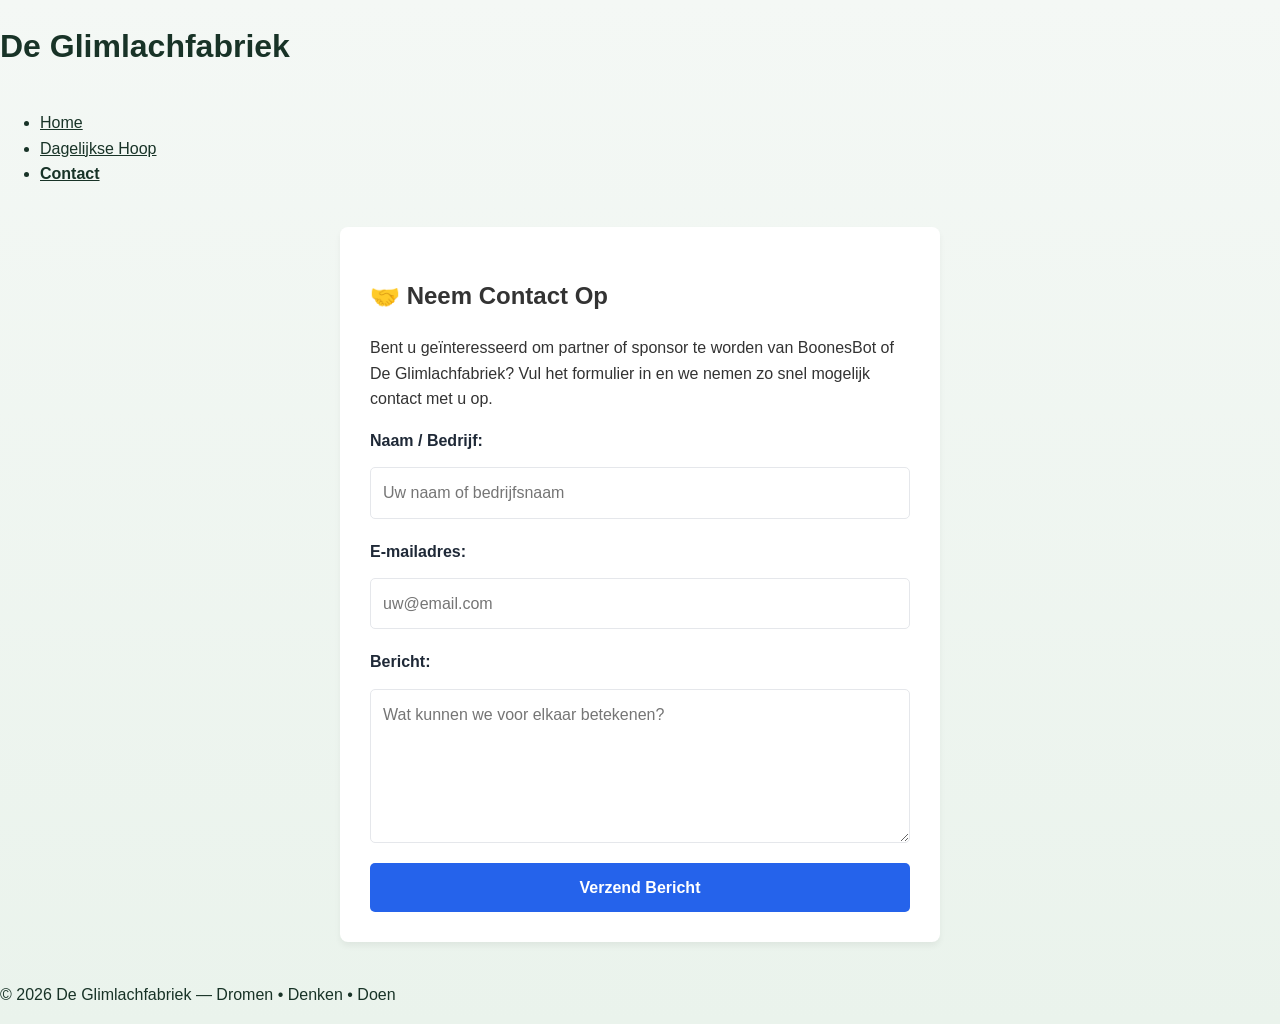
<file: contact.html>
<!DOCTYPE html>
<html lang="nl">
<head>
    <meta charset="UTF-8">
    <meta name="viewport" content="width=device-width, initial-scale=1.0">
    <title>Contact — De Glimlachfabriek</title>
    <link rel="stylesheet" href="css/styles.css">
    <style>
        .contact-container { max-width: 600px; margin: 40px auto; padding: 30px; background: white; border-radius: 8px; box-shadow: 0 4px 6px rgba(0,0,0,0.05); color: #333; }
        .form-group { margin-bottom: 20px; }
        .form-group label { display: block; margin-bottom: 8px; font-weight: bold; color: #1f2937; }
        .form-group input, .form-group textarea { width: 100%; padding: 12px; border: 1px solid #e5e7eb; border-radius: 5px; font-size: 1em; }
        .btn-submit { background: #2563eb; color: white; border: none; padding: 12px 24px; border-radius: 5px; font-weight: bold; cursor: pointer; width: 100%; font-size: 1em; }
        .btn-submit:hover { background: #1d4ed8; }
    </style>
</head>
<body>

    <header>
        <div class="logo-container">
            <h1>De Glimlachfabriek</h1>
        </div>
        <nav>
            <ul>
                <li><a href="index.html">Home</a></li>
                <li><a href="dagelijkse-hoop.html">Dagelijkse Hoop</a></li>
                <li><a href="contact.html" class="active">Contact</a></li>
            </ul>
        </nav>
    </header>

    <main>
        <div class="contact-container">
            <h2>🤝 Neem Contact Op</h2>
            <p>Bent u geïnteresseerd om partner of sponsor te worden van BoonesBot of De Glimlachfabriek? Vul het formulier in en we nemen zo snel mogelijk contact met u op.</p>
            
            <form action="https://formspree.io/f/mvkzeypl" method="POST">
                <div class="form-group">
                    <label for="name">Naam / Bedrijf:</label>
                    <input type="text" id="name" name="name" required placeholder="Uw naam of bedrijfsnaam">
                </div>
                <div class="form-group">
                    <label for="email">E-mailadres:</label>
                    <input type="email" id="email" name="_replyto" required placeholder="uw@email.com">
                </div>
                <div class="form-group">
                    <label for="message">Bericht:</label>
                    <textarea id="message" name="message" rows="5" required placeholder="Wat kunnen we voor elkaar betekenen?"></textarea>
                </div>
                <button type="submit" class="btn-submit">Verzend Bericht</button>
            </form>
        </div>
    </main>

    <footer>
        <p>© 2026 De Glimlachfabriek — Dromen • Denken • Doen</p>
    </footer>

</body>
</html>
</file>
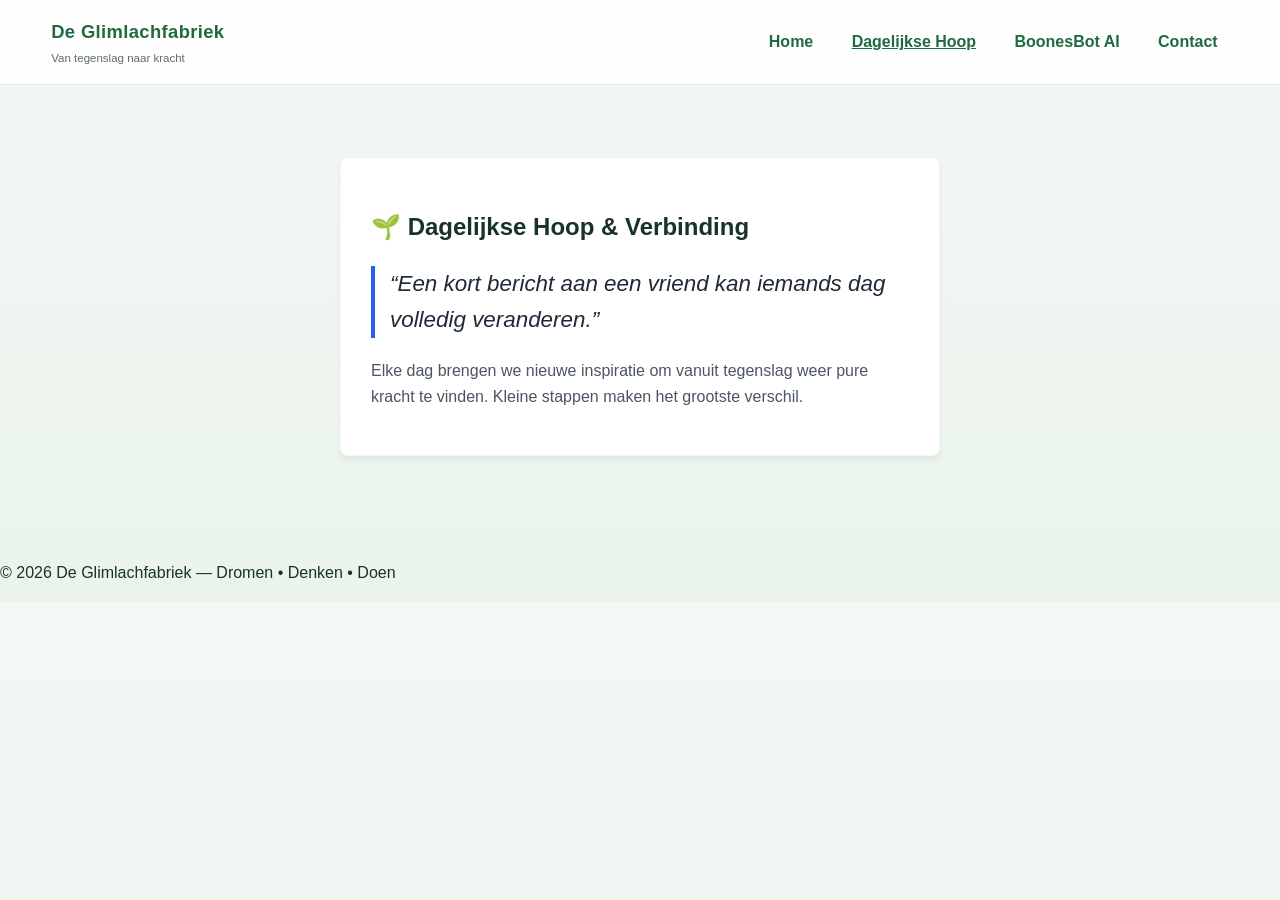
<file: dagelijkse-hoop.html>
<!DOCTYPE html>
<html lang="nl">
<head>
    <meta charset="UTF-8">
    <meta name="viewport" content="width=device-width, initial-scale=1.0">
    <title>Dagelijkse Hoop — De Glimlachfabriek</title>
    <link rel="stylesheet" href="css/styles.css">
</head>
<body>

    <header class="site-header">
        <div class="container header-inner">
            <div class="brand-text">
                <h1>De Glimlachfabriek</h1>
                <p class="slogan">Van tegenslag naar kracht</p>
            </div>
            <nav class="main-nav">
                <ul>
                    <li><a href="index.html">Home</a></li>
                    <li><a href="dagelijkse-hoop.html" class="active">Dagelijkse Hoop</a></li>
                    <li><a href="https://github.com/deglimlachfabriek/Beanbot-" target="_blank" rel="noopener">BoonesBot AI</a></li>
                    <li><a href="contact.html">Contact</a></li>
                </ul>
            </nav>
        </div>
    </header>

    <main class="container page-shell">
        <div class="card" style="max-width: 600px; margin: 40px auto; padding: 30px; background: white; border-radius: 8px; box-shadow: 0 4px 6px rgba(0,0,0,0.05);">
            <h2>🌱 Dagelijkse Hoop & Verbinding</h2>
            <blockquote style="font-size: 1.4em; font-style: italic; border-left: 4px solid #2563eb; padding-left: 15px; margin: 20px 0; color: #1f2937;">
                “Een kort bericht aan een vriend kan iemands dag volledig veranderen.”
            </blockquote>
            <p style="color: #4b5563;">Elke dag brengen we nieuwe inspiratie om vanuit tegenslag weer pure kracht te vinden. Kleine stappen maken het grootste verschil.</p>
        </div>
    </main>

    <footer>
        <p>© 2026 De Glimlachfabriek — Dromen • Denken • Doen</p>
    </footer>

</body>
</html>
</file>
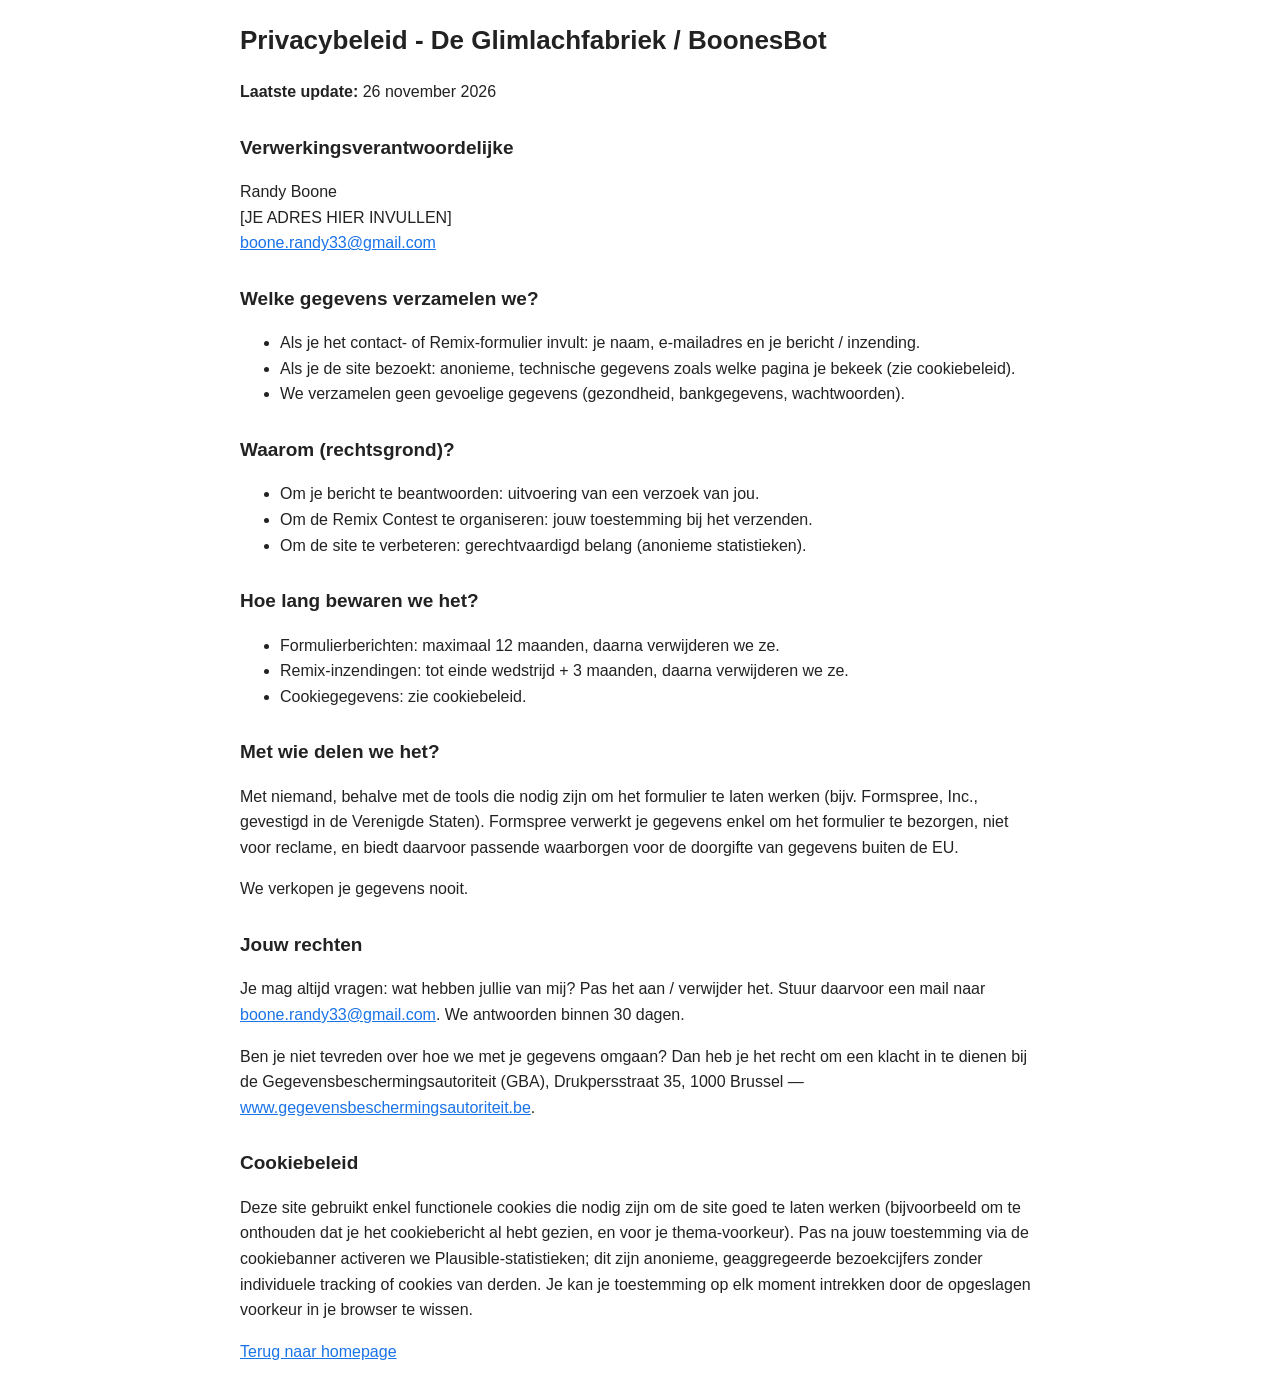
<file: privacybeleid.html>
<!DOCTYPE html>
<html lang="nl">
<head>
<meta charset="UTF-8">
<meta name="viewport" content="width=device-width, initial-scale=1.0">
<title>Privacybeleid - De Glimlachfabriek / BoonesBot</title>
<style>
body { font-family: Arial, sans-serif; max-width: 800px; margin: 20px auto; padding: 0 20px; line-height: 1.6; color: #222; }
h1 { font-size: 26px; }
h2 { font-size: 19px; margin-top: 28px; }
a { color: #1a73e8; }
</style>
</head>
<body>
<h1>Privacybeleid - De Glimlachfabriek / BoonesBot</h1>
<p><strong>Laatste update:</strong> 26 november 2026</p>

<h2>Verwerkingsverantwoordelijke</h2>
<p>
Randy Boone<br>
[JE ADRES HIER INVULLEN]<br>
<a href="mailto:boone.randy33@gmail.com">boone.randy33@gmail.com</a>
</p>

<h2>Welke gegevens verzamelen we?</h2>
<ul>
<li>Als je het contact- of Remix-formulier invult: je naam, e-mailadres en je bericht / inzending.</li>
<li>Als je de site bezoekt: anonieme, technische gegevens zoals welke pagina je bekeek (zie cookiebeleid).</li>
<li>We verzamelen geen gevoelige gegevens (gezondheid, bankgegevens, wachtwoorden).</li>
</ul>

<h2>Waarom (rechtsgrond)?</h2>
<ul>
<li>Om je bericht te beantwoorden: uitvoering van een verzoek van jou.</li>
<li>Om de Remix Contest te organiseren: jouw toestemming bij het verzenden.</li>
<li>Om de site te verbeteren: gerechtvaardigd belang (anonieme statistieken).</li>
</ul>

<h2>Hoe lang bewaren we het?</h2>
<ul>
<li>Formulierberichten: maximaal 12 maanden, daarna verwijderen we ze.</li>
<li>Remix-inzendingen: tot einde wedstrijd + 3 maanden, daarna verwijderen we ze.</li>
<li>Cookiegegevens: zie cookiebeleid.</li>
</ul>

<h2>Met wie delen we het?</h2>
<p>Met niemand, behalve met de tools die nodig zijn om het formulier te laten werken (bijv. Formspree, Inc., gevestigd in de Verenigde Staten). Formspree verwerkt je gegevens enkel om het formulier te bezorgen, niet voor reclame, en biedt daarvoor passende waarborgen voor de doorgifte van gegevens buiten de EU.</p>
<p>We verkopen je gegevens nooit.</p>

<h2>Jouw rechten</h2>
<p>Je mag altijd vragen: wat hebben jullie van mij? Pas het aan / verwijder het. Stuur daarvoor een mail naar <a href="mailto:boone.randy33@gmail.com">boone.randy33@gmail.com</a>. We antwoorden binnen 30 dagen.</p>
<p>Ben je niet tevreden over hoe we met je gegevens omgaan? Dan heb je het recht om een klacht in te dienen bij de Gegevensbeschermingsautoriteit (GBA), Drukpersstraat 35, 1000 Brussel — <a href="https://www.gegevensbeschermingsautoriteit.be">www.gegevensbeschermingsautoriteit.be</a>.</p>

<h2 id="cookies">Cookiebeleid</h2>
<p>Deze site gebruikt enkel functionele cookies die nodig zijn om de site goed te laten werken (bijvoorbeeld om te onthouden dat je het cookiebericht al hebt gezien, en voor je thema-voorkeur). Pas na jouw toestemming via de cookiebanner activeren we Plausible-statistieken; dit zijn anonieme, geaggregeerde bezoekcijfers zonder individuele tracking of cookies van derden. Je kan je toestemming op elk moment intrekken door de opgeslagen voorkeur in je browser te wissen.</p>

<p><a href="index.html">Terug naar homepage</a></p>
</body>
</html>
</file>
<file: css/styles.css>
/* De Glimlachfabriek - premium stylesheet with dark mode, blog and testimonial styles */
:root {
  --groen: #2E8B57;
  --donkergroen: #1F6A41;
  --goud: #FFD54F;
  --wit: #FFFFFF;
  --achtergrond: #f4f8f5;
  --lichtgoud: #fff7d6;
  --text: #183327;
  --muted: #5d6f66;
  --shadow: 0 18px 45px rgba(23, 64, 43, 0.12);
  --radius: 22px;
  --max-width: 1180px;
}

:root.dark, :root[data-theme="dark"] {
  --achtergrond: #07120f;
  --text: #e6f6ec;
  --muted: #a9c6b6;
  --goud: #b88f16;
  --wit: #07120f;
  --shadow: 0 18px 45px rgba(0,0,0,0.6);
}

* { box-sizing: border-box; }
html { scroll-behavior: smooth; }
body {
  margin: 0;
  font-family: "Helvetica Neue", Arial, sans-serif;
  background: linear-gradient(180deg, var(--achtergrond) 0%, #eaf3ec 100%);
  color: var(--text);
  line-height: 1.6;
  transition: background 0.3s ease, color 0.3s ease;
}

a { color: inherit; }
img { max-width: 100%; display: block; }

.container {
  width: min(92%, var(--max-width));
  margin: 0 auto;
}

.site-header {
  position: sticky;
  top: 0;
  z-index: 30;
  background: rgba(255,255,255,0.86);
  backdrop-filter: blur(12px);
  border-bottom: 1px solid rgba(31,106,65,0.12);
}

:root.dark .site-header, :root[data-theme="dark"] .site-header {
  background: rgba(5,10,8,0.6);
  border-bottom-color: rgba(255,255,255,0.04);
}

.header-inner {
  display: flex;
  align-items: center;
  justify-content: space-between;
  min-height: 84px;
  gap: 1rem;
}

.brand {
  display: flex;
  align-items: center;
  gap: 0.9rem;
  text-decoration: none;
}

.brand-text h1 {
  margin: 0;
  font-size: 1.15rem;
  color: var(--donkergroen);
  letter-spacing: 0.02em;
}

.slogan {
  margin: 0.14rem 0 0;
  font-size: 0.72rem;
  color: var(--muted);
}

.logo {
  width: 54px;
  height: 54px;
  border-radius: 18px;
  box-shadow: 0 8px 18px rgba(46,139,87,0.18);
}

.main-nav ul {
  list-style: none;
  display: flex;
  align-items: center;
  gap: 1rem;
  margin: 0;
  padding: 0;
}

.main-nav a {
  text-decoration: none;
  color: var(--donkergroen);
  font-weight: 600;
  padding: 0.5rem 0.7rem;
  border-radius: 999px;
  transition: background 0.2s ease;
}

.main-nav a:hover,
.main-nav a[aria-current="page"] {
  background: rgba(46,139,87,0.08);
}

.header-controls {
  display: flex;
  align-items: center;
  gap: 0.6rem;
}

.nav-toggle {
  display: none;
  background: var(--wit);
  border: 1px solid rgba(31,106,65,0.35);
  border-radius: 12px;
  color: var(--donkergroen);
  padding: 0.6rem 0.8rem;
  font-weight: 700;
  cursor: pointer;
}

.hero {
  position: relative;
  padding: 4.4rem 0 3rem;
  background:
    radial-gradient(circle at top left, rgba(255,213,79,0.26), transparent 30%),
    linear-gradient(135deg, rgba(46,139,87,0.12), rgba(255,255,255,0.9) 40%);
}

:root.dark .hero, :root[data-theme="dark"] .hero {
  background: linear-gradient(135deg, rgba(0,0,0,0.35), rgba(2,20,18,0.45));
}

.hero-inner {
  display: grid;
  grid-template-columns: 1.35fr 0.85fr;
  gap: 2rem;
  align-items: center;
}

.eyebrow {
  display: inline-block;
  background: rgba(255,213,79,0.25);
  color: var(--donkergroen);
  font-weight: 700;
  letter-spacing: 0.12em;
  padding: 0.45rem 0.8rem;
  border-radius: 999px;
  font-size: 0.72rem;
  text-transform: uppercase;
}

.hero-copy h2 {
  margin: 1rem 0 0.7rem;
  font-size: clamp(2.3rem, 5vw, 4.2rem);
  line-height: 1.02;
  color: var(--donkergroen);
  letter-spacing: -0.04em;
}

.lead {
  font-size: 1.07rem;
  color: var(--muted);
  max-width: 680px;
}

.hero-actions {
  display: flex;
  flex-wrap: wrap;
  gap: 0.85rem;
  margin-top: 1.5rem;
}

.btn {
  display: inline-flex;
  align-items: center;
  justify-content: center;
  text-decoration: none;
  border: 0;
  border-radius: 999px;
  padding: 0.9rem 1.4rem;
  font-weight: 700;
  transition: transform 0.2s ease, box-shadow 0.2s ease;
  cursor: pointer;
}

.btn:hover {
  transform: translateY(-1px);
}

.btn-primary {
  background: linear-gradient(135deg, var(--groen), var(--donkergroen));
  color: var(--wit);
  box-shadow: 0 12px 28px rgba(31,106,65,0.25);
}

.btn-secondary {
  background: var(--wit);
  color: var(--donkergroen);
  border: 1px solid rgba(31,106,65,0.2);
}

.hero-card {
  background: rgba(255,255,255,0.9);
  border: 1px solid rgba(31,106,65,0.08);
  border-radius: var(--radius);
  box-shadow: var(--shadow);
  padding: 1.5rem;
}

:root.dark .hero-card, :root[data-theme="dark"] .hero-card {
  background: rgba(8,16,14,0.4);
  border-color: rgba(255,255,255,0.03);
}

.mini-pill {
  display: inline-block;
  background: rgba(46,139,87,0.08);
  color: var(--donkergroen);
  font-size: 0.7rem;
  border-radius: 999px;
  font-weight: 700;
  text-transform: uppercase;
  padding: 0.35rem 0.7rem;
  letter-spacing: 0.08em;
}

.hero-card blockquote {
  margin: 1rem 0 1.3rem;
  font-size: clamp(1.35rem, 2vw, 2rem);
  line-height: 1.3;
  color: var(--donkergroen);
  font-weight: 700;
}

.hero-metrics {
  display: grid;
  grid-template-columns: repeat(2, minmax(0, 1fr));
  gap: 1rem;
}

.hero-metrics div {
  background: var(--lichtgoud);
  border-radius: 16px;
  padding: 1rem;
}

.trust-row {
  display: grid;
  grid-template-columns: repeat(4, minmax(0, 1fr));
  gap: 1rem;
  margin-top: 1.5rem;
}

.trust-item {
  background: rgba(255,255,255,0.7);
  border: 1px solid rgba(31,106,65,0.08);
  border-radius: 16px;
  padding: 1rem 1.1rem;
  text-align: center;
  color: var(--donkergroen);
  font-weight: 700;
}

.features {
  display: grid;
  grid-template-columns: repeat(3, minmax(0, 1fr));
  gap: 1.3rem;
  padding: 3rem 0 1.5rem;
}

.card {
  background: rgba(255,255,255,0.96);
  border: 1px solid rgba(31,106,65,0.05);
  border-radius: var(--radius);
  padding: 1.5rem;
  box-shadow: var(--shadow);
}

:root.dark .card, :root[data-theme="dark"] .card {
  background: rgba(6,14,12,0.4);
}

.feature-card {
  display: flex;
  flex-direction: column;
  gap: 0.6rem;
}

.icon-box {
  width: 52px;
  height: 52px;
  display: flex;
  align-items: center;
  justify-content: center;
  border-radius: 14px;
  background: linear-gradient(135deg, rgba(46,139,87,0.12), rgba(255,213,79,0.25));
  color: var(--donkergroen);
  font-size: 1.5rem;
}

.feature-card h3 {
  margin: 0;
  color: var(--donkergroen);
  font-size: 1.35rem;
}

.testimonial-section {
  padding: 2rem 0 0.5rem;
}

.section-header {
  margin-bottom: 1rem;
}

.section-header h3 {
  margin: 0.6rem 0 0;
  color: var(--donkergroen);
  font-size: clamp(1.8rem, 2.5vw, 2.5rem);
}

.testimonial-grid {
  display: grid;
  grid-template-columns: repeat(3, minmax(0, 1fr));
  gap: 1.2rem;
}

.testimonial-card {
  display: flex;
  flex-direction: column;
  justify-content: space-between;
  min-height: 220px;
}

.testimonial-card p {
  color: var(--text);
  font-size: 1.03rem;
  line-height: 1.7;
}

.testimonial-card strong {
  color: var(--donkergroen);
  margin-top: 0.8rem;
}

.more {
  display: inline-block;
  margin-top: auto;
  text-decoration: none;
  font-weight: 700;
  color: var(--donkergroen);
}

.spotlight {
  padding: 2.5rem 0 0.5rem;
}

.spotlight-text {
  background: linear-gradient(135deg, rgba(31,106,65,0.96), rgba(46,139,87,0.95));
  border-radius: 30px;
  color: var(--wit);
  padding: 2rem 2.2rem;
  box-shadow: var(--shadow);
}

.section-tag {
  display: inline-block;
  padding: 0.35rem 0.75rem;
  background: rgba(255,255,255,0.12);
  border-radius: 999px;
  font-size: 0.75rem;
  text-transform: uppercase;
  letter-spacing: 0.08em;
}

.spotlight-text h3 {
  margin: 1rem 0 0.7rem;
  font-size: clamp(1.8rem, 3vw, 2.7rem);
  line-height: 1.12;
}

.spotlight-text p {
  margin: 0;
  max-width: 800px;
  color: rgba(255,255,255,0.82);
}

.quote-panel {
  padding: 2rem 0 3rem;
}

.quote-box {
  background: linear-gradient(180deg, rgba(255,255,255,0.95), rgba(255,247,214,0.9));
  border: 1px solid rgba(31,106,65,0.08);
  border-radius: 28px;
  padding: 2rem;
  box-shadow: var(--shadow);
}

:root.dark .quote-box, :root[data-theme="dark"] .quote-box {
  background: linear-gradient(180deg, rgba(4,12,10,0.6), rgba(8,20,18,0.5));
}

.quote-box h3 {
  margin-top: 0;
  color: var(--donkergroen);
  font-size: 1.9rem;
}

.quote-box blockquote {
  margin: 0;
  font-size: clamp(1.2rem, 2vw, 1.8rem);
  line-height: 1.4;
  color: var(--text);
  font-weight: 600;
}

.muted {
  color: var(--muted);
}

.site-footer {
  background: var(--donkergroen);
  color: var(--wit);
  padding: 2rem 0 2.2rem;
}

.footer-inner {
  display: flex;
  flex-direction: column;
  align-items: center;
  gap: 0.6rem;
  text-align: center;
}

.footer-nav {
  color: rgba(255,255,255,0.9);
  font-weight: 600;
}

.footer-nav a,
.small a {
  color: var(--wit);
  text-decoration: none;
}

.small {
  margin: 0;
  opacity: 0.9;
}

.cookie-banner {
  position: fixed;
  left: 1rem;
  right: 1rem;
  bottom: 1rem;
  z-index: 40;
  background: rgba(255,255,255,0.97);
  border: 1px solid rgba(31,106,65,0.1);
  border-radius: 18px;
  padding: 1rem 1.1rem;
  box-shadow: 0 18px 45px rgba(0,0,0,0.16);
  display: flex;
  align-items: center;
  justify-content: space-between;
  gap: 1rem;
}

:root.dark .cookie-banner, :root[data-theme="dark"] .cookie-banner {
  background: rgba(8,12,10,0.6);
  border-color: rgba(255,255,255,0.03);
}

.cookie-banner p {
  margin: 0;
  color: var(--text);
}

.cookie-banner a {
  color: var(--donkergroen);
}

.cookie-actions {
  display: flex;
  gap: 0.5rem;
  flex-wrap: wrap;
}

@media (max-width: 860px) {
  .hero-inner,
  .features,
  .trust-row,
  .testimonial-grid {
    grid-template-columns: 1fr;
  }

  .main-nav {
    display: none;
    width: 100%;
  }

  .main-nav ul {
    flex-direction: column;
    align-items: flex-start;
    padding: 1rem 0 0.5rem;
  }

  .nav-toggle {
    display: inline-block;
  }

  .header-inner {
    flex-wrap: wrap;
    padding: 0.8rem 0;
  }

  .cookie-banner {
    flex-direction: column;
    align-items: flex-start;
  }
}

@media (max-width: 520px) {
  .hero {
    padding-top: 3rem;
  }

  .site-header {
    position: static;
  }

  .brand-text h1 {
    font-size: 0.98rem;
  }

  .slogan {
    display: none;
  }

  .hero-copy h2 {
    font-size: 2.5rem;
  }

  .btn {
    width: 100%;
  }

  .hero-actions {
    flex-direction: column;
  }
}

/* ── Aanvullingen voor pagina's die na 14 oktober zijn toegevoegd ── */
.cookie-banner[hidden] { display: none; }
.page-shell { padding-block: 2rem 3rem; }
.page-header { margin-block: 1.5rem 1.25rem; }
.page-header h1 { margin: 0 0 .5rem; }
.story { background: var(--wit); border-radius: var(--radius); box-shadow: var(--shadow); padding: 1.25rem 1.5rem; margin-bottom: 1rem; }
.legal-card { background: var(--wit); border-radius: var(--radius); box-shadow: var(--shadow); padding: 1.5rem; }
.no-top { margin-top: 0; }
.support-grid { display: grid; grid-template-columns: repeat(auto-fit, minmax(240px, 1fr)); gap: 1rem; }
.logo-container { display: flex; align-items: center; gap: .75rem; }
.contact-container { max-width: 640px; margin-inline: auto; background: var(--wit); border-radius: var(--radius); box-shadow: var(--shadow); padding: 1.5rem; }
.form-group { display: flex; flex-direction: column; gap: .35rem; margin-bottom: 1rem; }
.form-group input, .form-group textarea, .form-group select { font: inherit; padding: .65rem .8rem; border: 1px solid rgba(0,0,0,.18); border-radius: 10px; background: var(--wit); color: var(--text); }
.form-actions { display: flex; gap: .75rem; flex-wrap: wrap; }
.btn-submit { font: inherit; font-weight: 700; padding: .7rem 1.4rem; border: 0; border-radius: 999px; background: var(--groen); color: #fff; cursor: pointer; }
.btn-submit:hover { background: var(--donkergroen); }
a.active { font-weight: 700; text-decoration: underline; }
</file>
